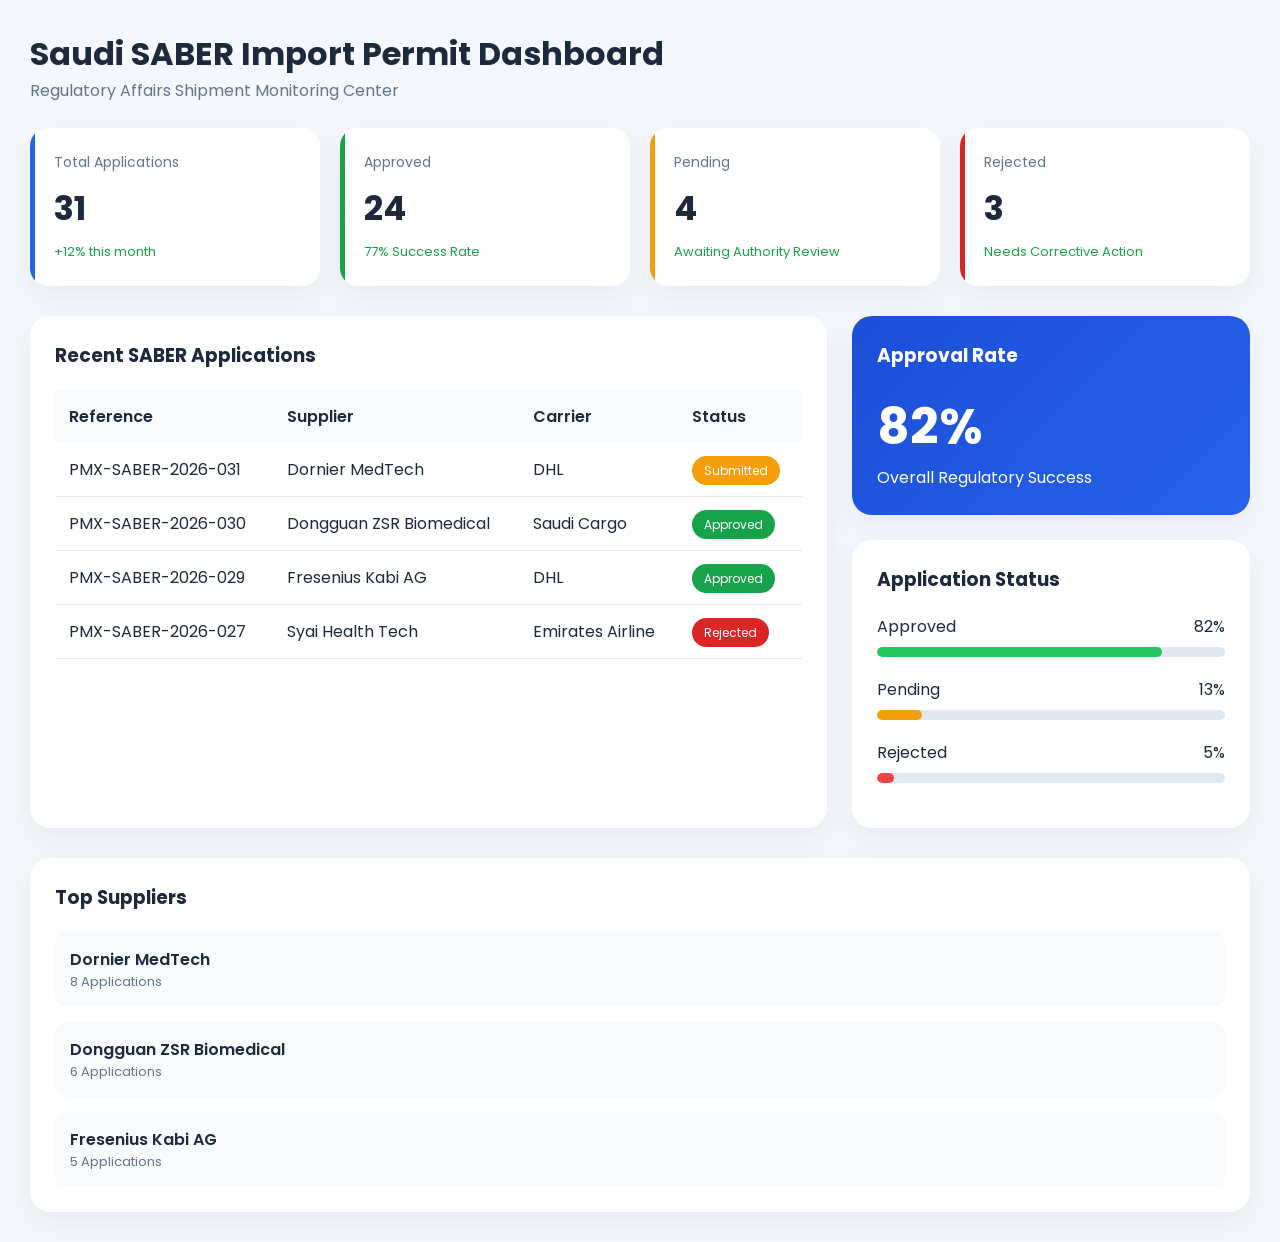
<file: index.html>
<!DOCTYPE html>
<html lang="en">
<head>
<meta charset="UTF-8">
<meta name="viewport" content="width=device-width, initial-scale=1.0">
<title>SABER Regulatory Dashboard</title>

<link href="https://fonts.googleapis.com/css2?family=Poppins:wght@300;400;500;600;700&display=swap" rel="stylesheet">
<link rel="stylesheet" type="text/css" href="style.css">


</head>

<body>

<div class="dashboard-title">
    <h1>Saudi SABER Import Permit Dashboard</h1>
    <p>Regulatory Affairs Shipment Monitoring Center</p>
</div>

<div class="kpi-grid">

    <div class="kpi-card blue">
        <div class="kpi-title">Total Applications</div>
        <div class="kpi-value">31</div>
        <div class="kpi-change">+12% this month</div>
    </div>

    <div class="kpi-card green">
        <div class="kpi-title">Approved</div>
        <div class="kpi-value">24</div>
        <div class="kpi-change">77% Success Rate</div>
    </div>

    <div class="kpi-card orange">
        <div class="kpi-title">Pending</div>
        <div class="kpi-value">4</div>
        <div class="kpi-change">Awaiting Authority Review</div>
    </div>

    <div class="kpi-card red">
        <div class="kpi-title">Rejected</div>
        <div class="kpi-value">3</div>
        <div class="kpi-change">Needs Corrective Action</div>
    </div>

</div>

<div class="main-grid">

    <div class="card">

        <h3>Recent SABER Applications</h3>

        <table>
            <thead>
            <tr>
                <th>Reference</th>
                <th>Supplier</th>
                <th>Carrier</th>
                <th>Status</th>
            </tr>
            </thead>

            <tbody>

            <tr>
                <td>PMX-SABER-2026-031</td>
                <td>Dornier MedTech</td>
                <td>DHL</td>
                <td><span class="badge badge-pending">Submitted</span></td>
            </tr>

            <tr>
                <td>PMX-SABER-2026-030</td>
                <td>Dongguan ZSR Biomedical</td>
                <td>Saudi Cargo</td>
                <td><span class="badge badge-approved">Approved</span></td>
            </tr>

            <tr>
                <td>PMX-SABER-2026-029</td>
                <td>Fresenius Kabi AG</td>
                <td>DHL</td>
                <td><span class="badge badge-approved">Approved</span></td>
            </tr>

            <tr>
                <td>PMX-SABER-2026-027</td>
                <td>Syai Health Tech</td>
                <td>Emirates Airline</td>
                <td><span class="badge badge-rejected">Rejected</span></td>
            </tr>

            </tbody>

        </table>

    </div>

    <div>

        <div class="card highlight">
            <h3>Approval Rate</h3>
            <div class="big-number">82%</div>
            <p>Overall Regulatory Success</p>
        </div>

        <br>

        <div class="card">
            <h3>Application Status</h3>

            <div class="progress-box">
                <div class="progress-label">
                    <span>Approved</span>
                    <span>82%</span>
                </div>
                <div class="progress">
                    <div class="progress-fill approved"></div>
                </div>
            </div>

            <div class="progress-box">
                <div class="progress-label">
                    <span>Pending</span>
                    <span>13%</span>
                </div>
                <div class="progress">
                    <div class="progress-fill pending"></div>
                </div>
            </div>

            <div class="progress-box">
                <div class="progress-label">
                    <span>Rejected</span>
                    <span>5%</span>
                </div>
                <div class="progress">
                    <div class="progress-fill rejected"></div>
                </div>
            </div>

        </div>

    </div>

</div>

<div class="card">
    <h3>Top Suppliers</h3>

    <div class="supplier-list">

        <div class="supplier">
            <div class="supplier-name">Dornier MedTech</div>
            <div class="supplier-count">8 Applications</div>
        </div>

        <div class="supplier">
            <div class="supplier-name">Dongguan ZSR Biomedical</div>
            <div class="supplier-count">6 Applications</div>
        </div>

        <div class="supplier">
            <div class="supplier-name">Fresenius Kabi AG</div>
            <div class="supplier-count">5 Applications</div>
        </div>

    </div>
</div>

</body>
</html>
</file>
<file: style.css>
*{
    margin:0;
    padding:0;
    box-sizing:border-box;
    font-family:'Poppins',sans-serif;
}

body{
    background:#f4f7fc;
    padding:30px;
    color:#1e293b;
}

.dashboard-title{
    margin-bottom:25px;
}

.dashboard-title h1{
    font-size:32px;
    font-weight:700;
}

.dashboard-title p{
    color:#64748b;
}

.kpi-grid{
    display:grid;
    grid-template-columns:repeat(auto-fit,minmax(250px,1fr));
    gap:20px;
    margin-bottom:30px;
}

.kpi-card{
    background:white;
    border-radius:18px;
    padding:24px;
    box-shadow:0 10px 30px rgba(0,0,0,.06);
    position:relative;
    overflow:hidden;
}

.kpi-card::before{
    content:'';
    position:absolute;
    top:0;
    left:0;
    width:5px;
    height:100%;
}

.blue::before{background:#2563eb;}
.green::before{background:#16a34a;}
.orange::before{background:#f59e0b;}
.red::before{background:#dc2626;}

.kpi-title{
    color:#64748b;
    font-size:14px;
}

.kpi-value{
    font-size:34px;
    font-weight:700;
    margin-top:10px;
}

.kpi-change{
    margin-top:8px;
    color:#16a34a;
    font-size:13px;
}

.main-grid{
    display:grid;
    grid-template-columns:2fr 1fr;
    gap:25px;
    margin-bottom:30px;
}

.card{
    background:white;
    border-radius:20px;
    box-shadow:0 10px 30px rgba(0,0,0,.06);
    padding:25px;
}

.card h3{
    margin-bottom:20px;
}

.progress-box{
    margin-bottom:20px;
}

.progress-label{
    display:flex;
    justify-content:space-between;
    margin-bottom:8px;
}

.progress{
    height:10px;
    background:#e2e8f0;
    border-radius:50px;
    overflow:hidden;
}

.progress-fill{
    height:100%;
    border-radius:50px;
}

.approved{
    width:82%;
    background:#22c55e;
}

.pending{
    width:13%;
    background:#f59e0b;
}

.rejected{
    width:5%;
    background:#ef4444;
}

table{
    width:100%;
    border-collapse:collapse;
}

th{
    text-align:left;
    padding:14px;
    background:#f8fafc;
    font-weight:600;
}

td{
    padding:14px;
    border-bottom:1px solid #e5e7eb;
}

.badge{
    padding:6px 12px;
    border-radius:30px;
    color:white;
    font-size:12px;
}

.badge-approved{
    background:#16a34a;
}

.badge-pending{
    background:#f59e0b;
}

.badge-rejected{
    background:#dc2626;
}

.supplier-list{
    display:flex;
    flex-direction:column;
    gap:15px;
}

.supplier{
    padding:15px;
    border-radius:12px;
    background:#f8fafc;
}

.supplier-name{
    font-weight:600;
}

.supplier-count{
    color:#64748b;
    font-size:13px;
}

.highlight{
    background:linear-gradient(
    135deg,
    #1d4ed8,
    #2563eb);
    color:white;
}

.highlight h3,
.highlight p{
    color:white;
}

.big-number{
    font-size:50px;
    font-weight:700;
    margin-top:15px;
}

@media(max-width:1000px){
    .main-grid{
        grid-template-columns:1fr;
    }
}
</file>
